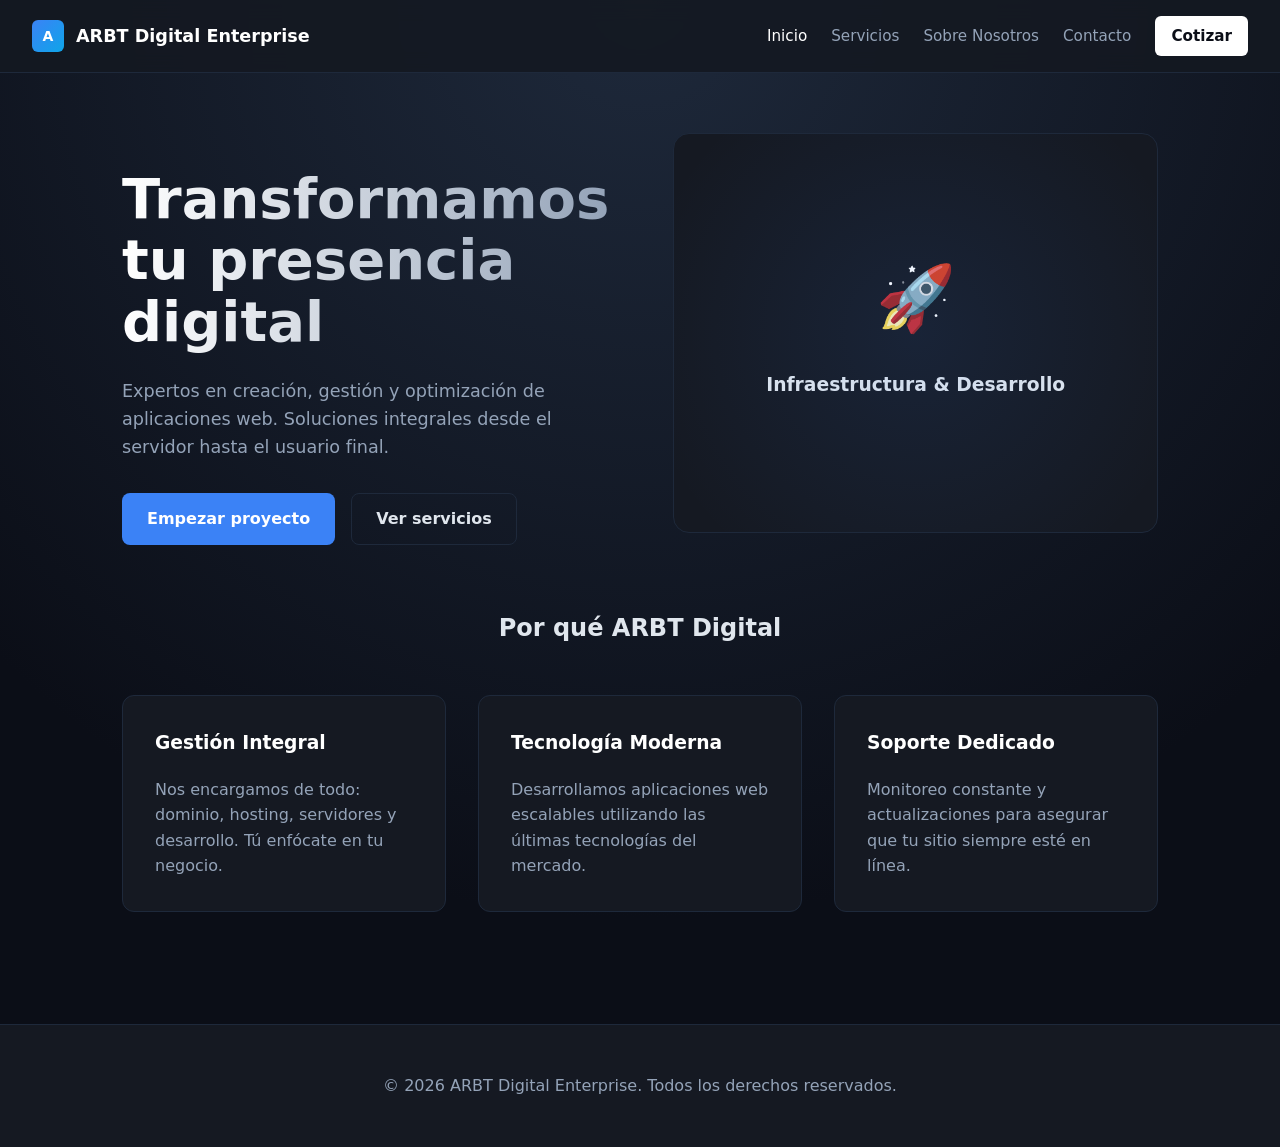
<file: index.html>
<!DOCTYPE html>
<html lang="es">
<head>
<meta charset="UTF-8">
<meta name="viewport" content="width=device-width, initial-scale=1.0">
<title>ARBT Digital Enterprise | Consultoría Web</title>
<link rel="stylesheet" href="css/main.css">
</head>
<body>
<header class="header">
<a href="index.html" class="logo">
<div class="logo-icon">A</div>
<span>ARBT Digital Enterprise</span>
</a>
<button class="menu-toggle" aria-label="Abrir menú">
<span></span>
<span></span>
<span></span>
</button>
<nav class="menu">
<a href="index.html">Inicio</a>
<a href="pages/servicios.html">Servicios</a>
<a href="pages/sobre.html">Sobre Nosotros</a>
<a href="pages/contacto.html">Contacto</a>
            <a href="pages/contacto.html" class="menu-cta">Cotizar</a>
</nav>
</header>

<main class="contenedor">
<section class="hero">
<div class="hero-content">
<h1>Transformamos tu presencia digital</h1>
<p>Expertos en creación, gestión y optimización de aplicaciones web. Soluciones integrales desde el servidor hasta el usuario final.</p>
<div class="botones">
<a href="pages/contacto.html" class="boton">Empezar proyecto</a>
<a href="pages/servicios.html" class="boton secundario">Ver servicios</a>
</div>
</div>
<div class="hero-visual">
<!-- Espacio para imagen o visualización 3D -->
<div style="text-align: center; padding: 20px;">
<div style="font-size: 64px; margin-bottom: 20px;">🚀</div>
<h3>Infraestructura & Desarrollo</h3>
</div>
</div>
</section>

<section class="features">
<h2 style="text-align: center; margin-bottom: 3rem;">Por qué ARBT Digital</h2>
<div class="card-grid">
<div class="card">
<h3>Gestión Integral</h3>
<p>Nos encargamos de todo: dominio, hosting, servidores y desarrollo. Tú enfócate en tu negocio.</p>
</div>
<div class="card">
<h3>Tecnología Moderna</h3>
<p>Desarrollamos aplicaciones web escalables utilizando las últimas tecnologías del mercado.</p>
</div>
<div class="card">
<h3>Soporte Dedicado</h3>
<p>Monitoreo constante y actualizaciones para asegurar que tu sitio siempre esté en línea.</p>
</div>
</div>
</section>
</main>

<footer class="footer">
<p>&copy; 2026 ARBT Digital Enterprise. Todos los derechos reservados.</p>
</footer>

<script src="js/main.js"></script>
</body>
</html>
</file>
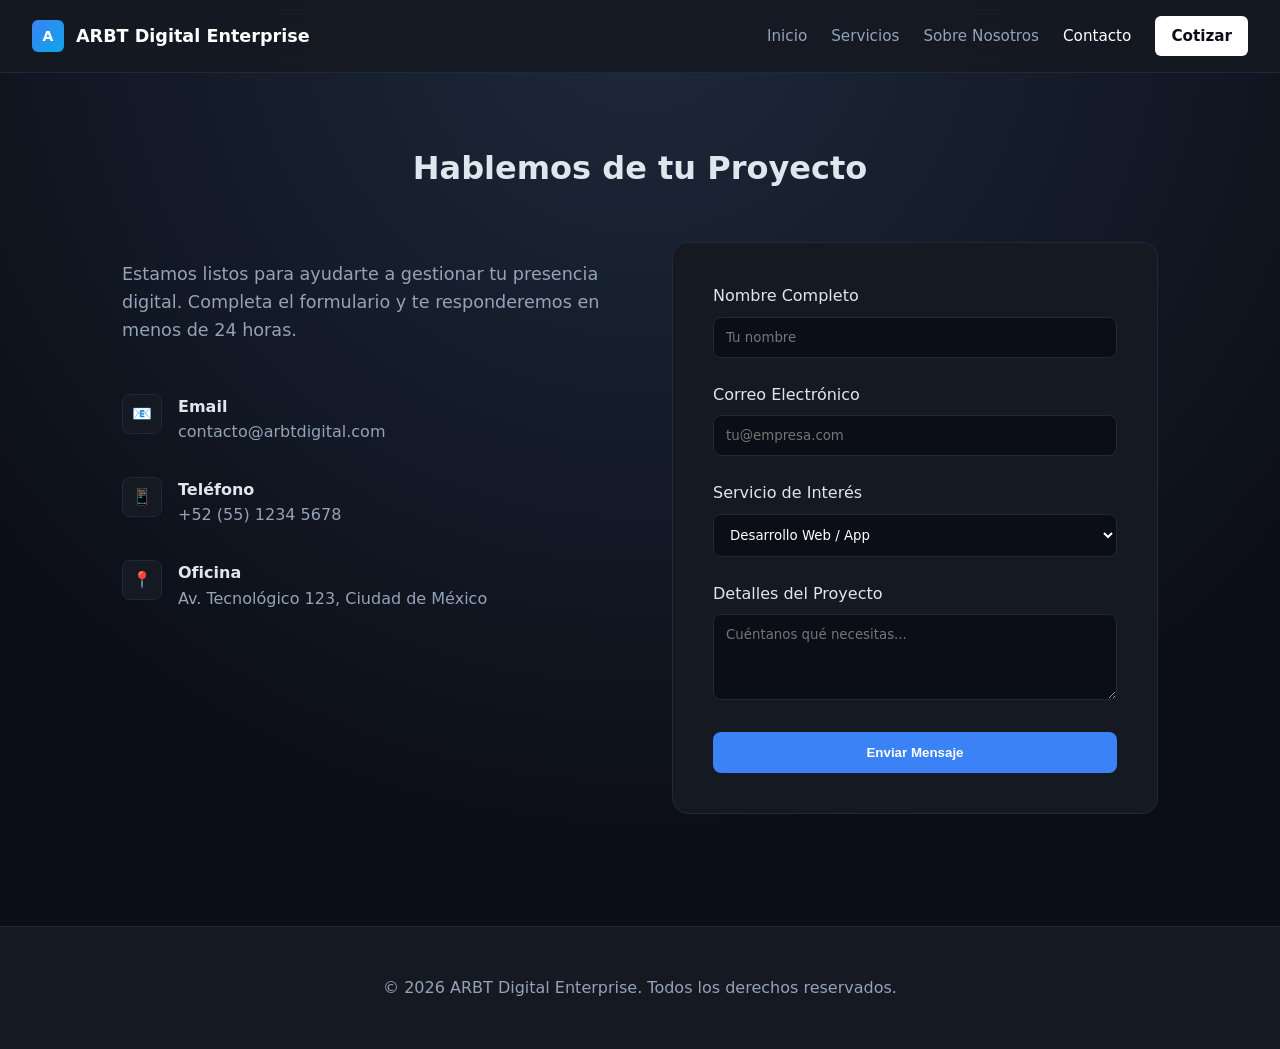
<file: pages/contacto.html>
<!DOCTYPE html>
<html lang="es">
<head>
<meta charset="UTF-8">
<meta name="viewport" content="width=device-width, initial-scale=1.0">
<title>Contacto | ARBT Digital Enterprise</title>
<link rel="stylesheet" href="../css/main.css">
<link rel="stylesheet" href="../css/contacto.css">
</head>
<body>
<header class="header">
<a href="../index.html" class="logo">
<div class="logo-icon">A</div>
<span>ARBT Digital Enterprise</span>
</a>
<button class="menu-toggle" aria-label="Abrir menú">
<span></span>
<span></span>
<span></span>
</button>
<nav class="menu">
<a href="../index.html">Inicio</a>
<a href="servicios.html">Servicios</a>
<a href="sobre.html">Sobre Nosotros</a>
<a href="contacto.html" class="activo">Contacto</a>
            <a href="contacto.html" class="menu-cta">Cotizar</a>
</nav>
</header>

<main class="contenedor">
<h1 style="text-align: center; margin-bottom: 3rem;">Hablemos de tu Proyecto</h1>

<div class="contacto-layout">
<div class="contacto-info">
<p style="font-size: 1.1rem; color: var(--muted);">Estamos listos para ayudarte a gestionar tu presencia digital. Completa el formulario y te responderemos en menos de 24 horas.</p>
<div class="info-item">
<div class="info-icon">📧</div>
<div>
<strong>Email</strong>
<div style="color: var(--muted)">contacto@arbtdigital.com</div>
</div>
</div>
<div class="info-item">
<div class="info-icon">📱</div>
<div>
<strong>Teléfono</strong>
<div style="color: var(--muted)">+52 (55) 1234 5678</div>
</div>
</div>
<div class="info-item">
<div class="info-icon">📍</div>
<div>
<strong>Oficina</strong>
<div style="color: var(--muted)">Av. Tecnológico 123, Ciudad de México</div>
</div>
</div>
</div>

<div class="form-container">
<form id="form-contacto">
<div class="campo">
<label for="nombre">Nombre Completo</label>
<input type="text" id="nombre" name="nombre" required placeholder="Tu nombre">
</div>
<div class="campo">
<label for="email">Correo Electrónico</label>
<input type="email" id="email" name="email" required placeholder="tu@empresa.com">
</div>
<div class="campo">
<label for="servicio">Servicio de Interés</label>
<select id="servicio" name="servicio">
<option value="desarrollo">Desarrollo Web / App</option>
<option value="hosting">Hosting y Dominios</option>
<option value="servidores">Gestión de Servidores</option>
<option value="modificacion">Modificación de Sitio Existente</option>
<option value="otro">Otro</option>
</select>
</div>
<div class="campo">
<label for="mensaje">Detalles del Proyecto</label>
<textarea id="mensaje" name="mensaje" rows="4" required placeholder="Cuéntanos qué necesitas..."></textarea>
</div>
<button type="submit" class="boton" style="width: 100%">Enviar Mensaje</button>
</form>
<div id="estado" class="estado"></div>
</div>
</div>
</main>

<footer class="footer">
<p>&copy; 2026 ARBT Digital Enterprise. Todos los derechos reservados.</p>
</footer>

<script src="../js/main.js"></script>
<script src="../js/peticiones.js"></script>
<script src="../js/contacto.js"></script>
</body>
</html>
</file>
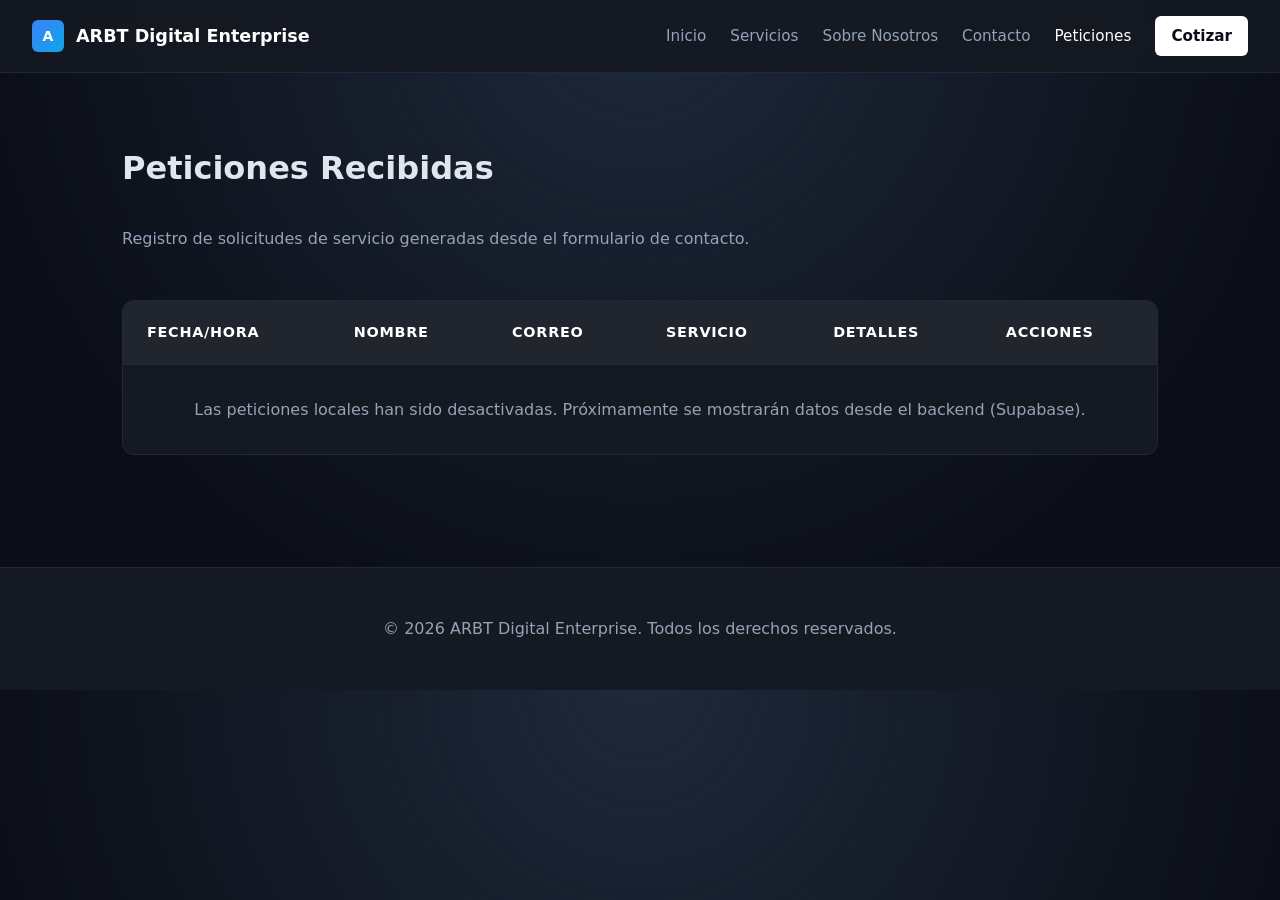
<file: pages/peticiones.html>
<!DOCTYPE html>
<html lang="es">
<head>
    <meta charset="UTF-8">
    <meta name="viewport" content="width=device-width, initial-scale=1.0">
    <title>Peticiones Recibidas | ARBT Digital Enterprise</title>
    <link rel="stylesheet" href="../css/main.css">
    <link rel="stylesheet" href="../css/peticiones.css">
</head>
<body>
    <header class="header">
        <a href="../index.html" class="logo">
            <div class="logo-icon">A</div>
            <span>ARBT Digital Enterprise</span>
        </a>
        <button class="menu-toggle" aria-label="Abrir menú">
            <span></span>
            <span></span>
            <span></span>
        </button>
        <nav class="menu">
            <a href="../index.html">Inicio</a>
            <a href="servicios.html">Servicios</a>
            <a href="sobre.html">Sobre Nosotros</a>
            <a href="contacto.html">Contacto</a>
            <a href="peticiones.html" class="activo">Peticiones</a>
            <a href="contacto.html" class="menu-cta">Cotizar</a>
        </nav>
    </header>

    <main class="contenedor">
        <h1 style="margin-bottom: 2rem;">Peticiones Recibidas</h1>
        <p style="color: var(--muted); margin-bottom: 3rem;">Registro de solicitudes de servicio generadas desde el formulario de contacto.</p>

        <div class="tabla-container">
            <table class="tabla-peticiones">
                <thead>
                    <tr>
                        <th>Fecha/Hora</th>
                        <th>Nombre</th>
                        <th>Correo</th>
                        <th>Servicio</th>
                        <th>Detalles</th>
                        <th>Acciones</th>
                    </tr>
                </thead>
                <tbody id="lista-peticiones">
                    <!-- Los datos se insertarán aquí con JS -->
                </tbody>
            </table>
            <div id="no-data" style="display: none; text-align: center; padding: 2rem; color: var(--muted);">
                No hay peticiones registradas aún.
            </div>
        </div>
    </main>

    <footer class="footer">
        <p>&copy; 2026 ARBT Digital Enterprise. Todos los derechos reservados.</p>
    </footer>

    <script src="../js/main.js"></script>
    <script src="../js/peticiones.js"></script>
    <script src="../js/ver-peticiones.js"></script>
</body>
</html>
</file>
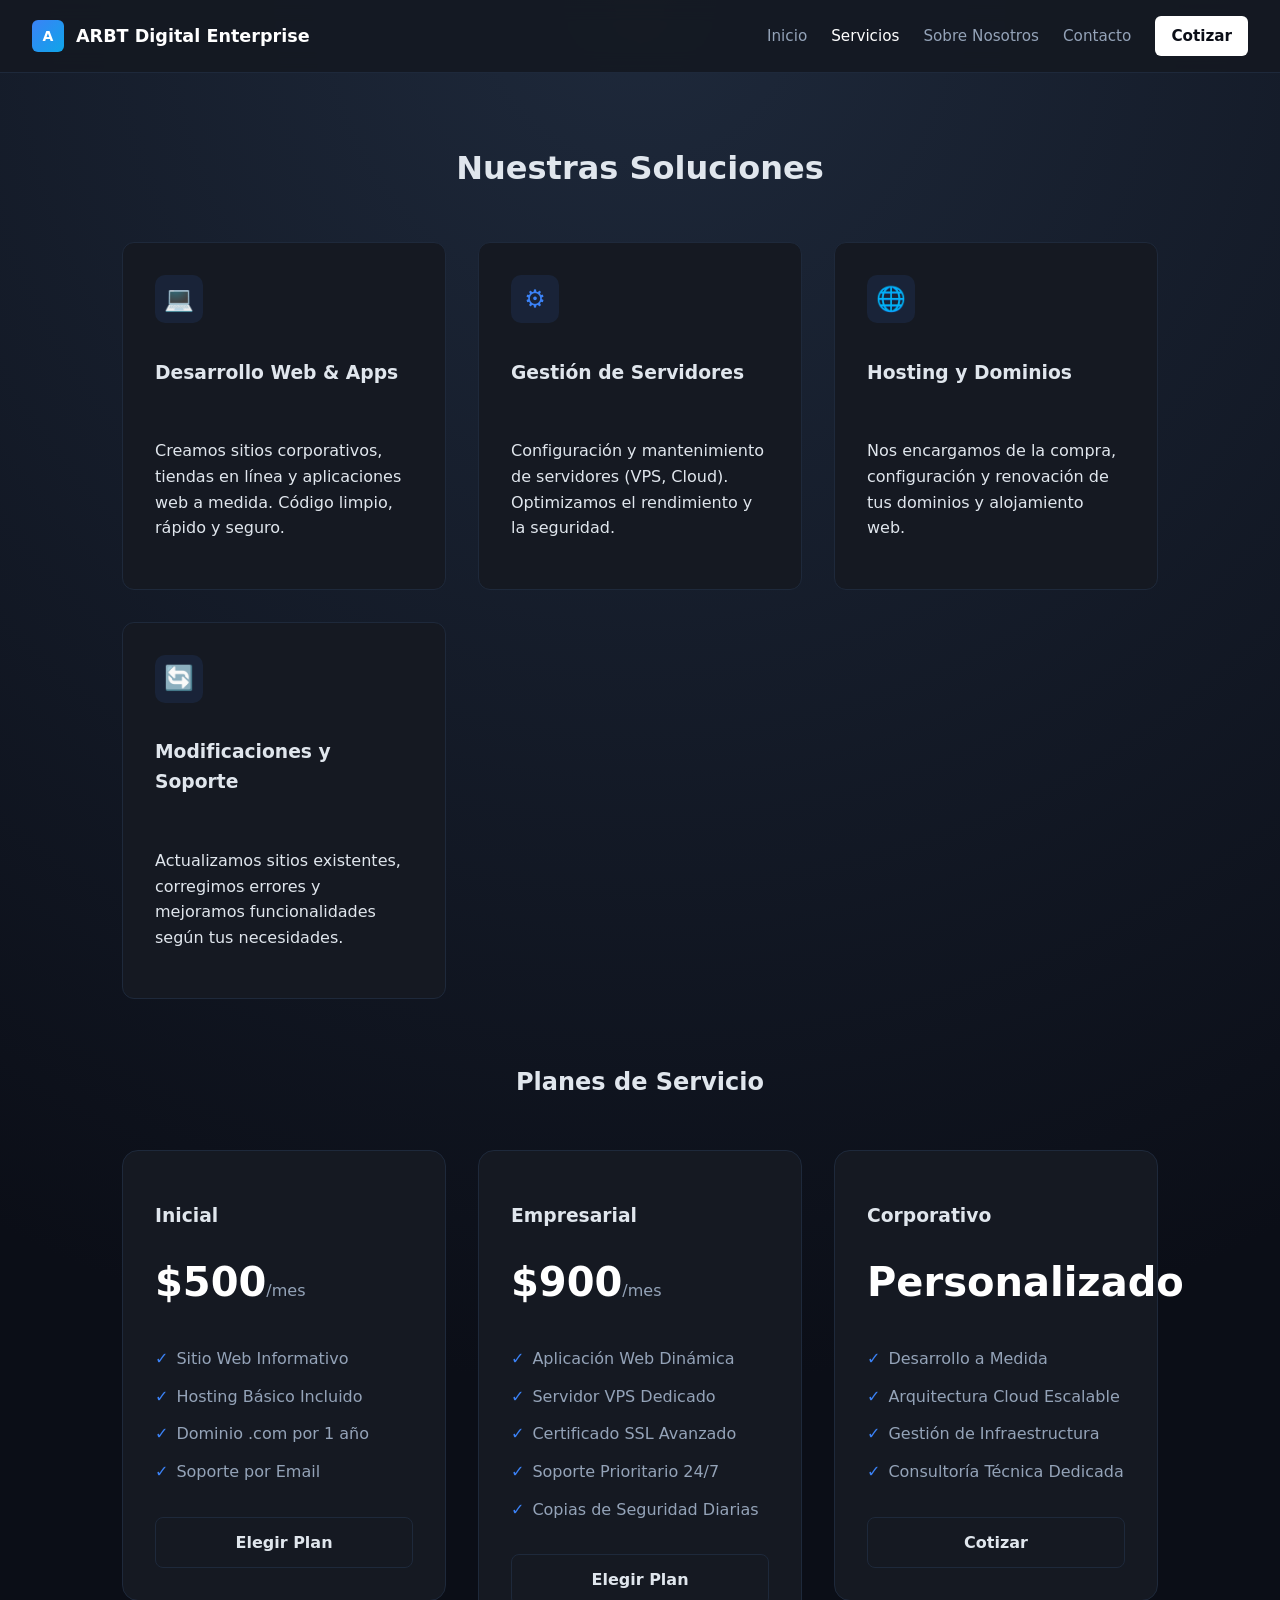
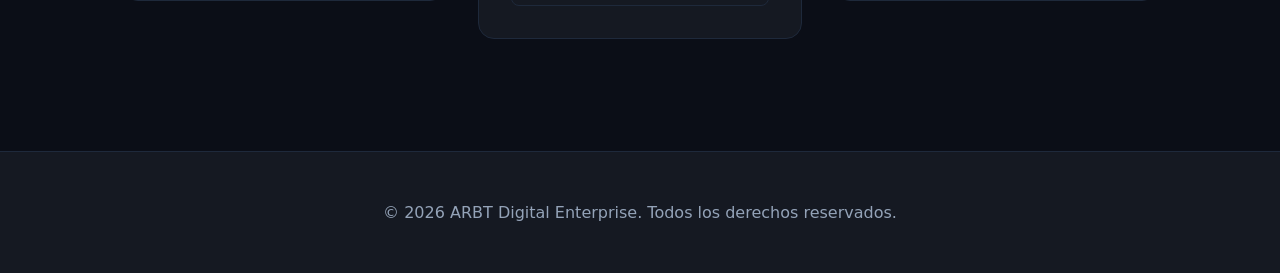
<file: pages/servicios.html>
<!DOCTYPE html>
<html lang="es">
<head>
<meta charset="UTF-8">
<meta name="viewport" content="width=device-width, initial-scale=1.0">
<title>Servicios | ARBT Digital Enterprise</title>
<link rel="stylesheet" href="../css/main.css">
<link rel="stylesheet" href="../css/servicios.css">
</head>
<body>
<header class="header">
<a href="../index.html" class="logo">
<div class="logo-icon">A</div>
<span>ARBT Digital Enterprise</span>
</a>
<button class="menu-toggle" aria-label="Abrir menú">
<span></span>
<span></span>
<span></span>
</button>
<nav class="menu">
<a href="../index.html">Inicio</a>
<a href="servicios.html" class="activo">Servicios</a>
<a href="sobre.html">Sobre Nosotros</a>
<a href="contacto.html">Contacto</a>
            <a href="contacto.html" class="menu-cta">Cotizar</a>
</nav>
</header>

<main class="contenedor">
<h1 style="text-align: center; margin-bottom: 3rem;">Nuestras Soluciones</h1>

<div class="servicios-list">
<div class="servicio-item">
<div class="servicio-icon">💻</div>
<h3>Desarrollo Web & Apps</h3>
<p>Creamos sitios corporativos, tiendas en línea y aplicaciones web a medida. Código limpio, rápido y seguro.</p>
</div>
<div class="servicio-item">
<div class="servicio-icon">⚙️</div>
<h3>Gestión de Servidores</h3>
<p>Configuración y mantenimiento de servidores (VPS, Cloud). Optimizamos el rendimiento y la seguridad.</p>
</div>
<div class="servicio-item">
<div class="servicio-icon">🌐</div>
<h3>Hosting y Dominios</h3>
<p>Nos encargamos de la compra, configuración y renovación de tus dominios y alojamiento web.</p>
</div>
<div class="servicio-item">
<div class="servicio-icon">🔄</div>
<h3>Modificaciones y Soporte</h3>
<p>Actualizamos sitios existentes, corregimos errores y mejoramos funcionalidades según tus necesidades.</p>
</div>
</div>

<h2 style="text-align: center; margin-bottom: 3rem;">Planes de Servicio</h2>
<div class="planes-grid">
<div class="plan">
<h3>Inicial</h3>
<div class="precio">$500<span>/mes</span></div>
<ul>
<li>Sitio Web Informativo</li>
<li>Hosting Básico Incluido</li>
<li>Dominio .com por 1 año</li>
<li>Soporte por Email</li>
</ul>
<a href="contacto.html" class="boton secundario" style="width: 100%">Elegir Plan</a>
</div>
<div class="plan destacado">
<h3>Empresarial</h3>
<div class="precio">$900<span>/mes</span></div>
<ul>
<li>Aplicación Web Dinámica</li>
<li>Servidor VPS Dedicado</li>
<li>Certificado SSL Avanzado</li>
<li>Soporte Prioritario 24/7</li>
<li>Copias de Seguridad Diarias</li>
</ul>
<a href="contacto.html" class="boton secundario" style="width: 100%">Elegir Plan</a>
</div>
<div class="plan">
<h3>Corporativo</h3>
<div class="precio">Personalizado</div>
<ul>
<li>Desarrollo a Medida</li>
<li>Arquitectura Cloud Escalable</li>
<li>Gestión de Infraestructura</li>
<li>Consultoría Técnica Dedicada</li>
</ul>
<a href="contacto.html" class="boton secundario" style="width: 100%">Cotizar</a>
</div>
</div>
</main>

<footer class="footer">
<p>&copy; 2026 ARBT Digital Enterprise. Todos los derechos reservados.</p>
</footer>

<script src="../js/main.js"></script>
<script src="../js/servicios.js"></script>
</body>
</html>
</file>
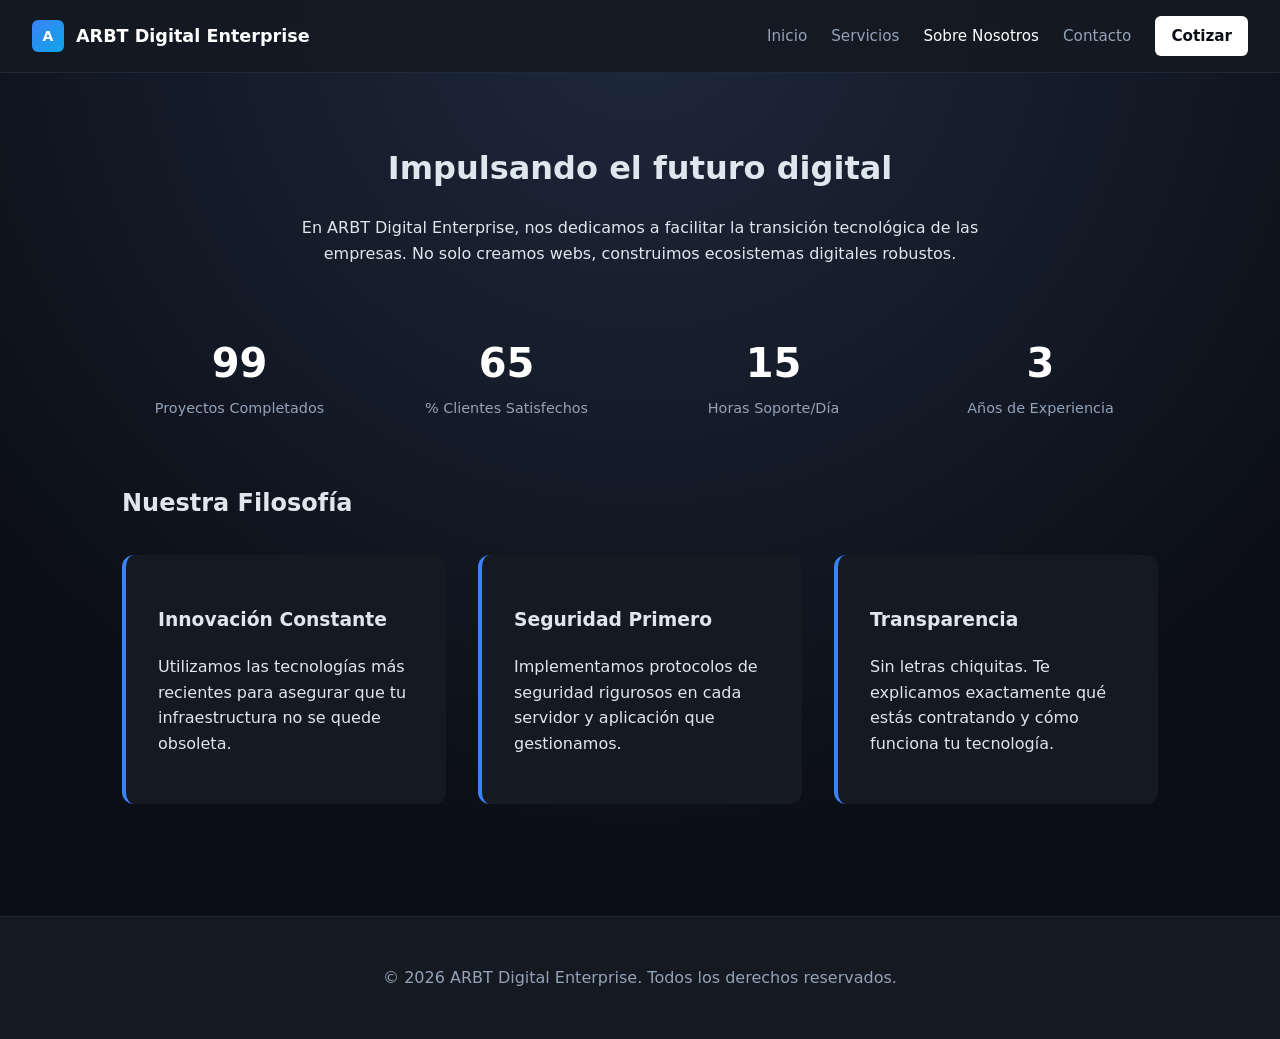
<file: pages/sobre.html>
<!DOCTYPE html>
<html lang="es">
<head>
<meta charset="UTF-8">
<meta name="viewport" content="width=device-width, initial-scale=1.0">
<title>Sobre Nosotros | ARBT Digital Enterprise</title>
<link rel="stylesheet" href="../css/main.css">
<link rel="stylesheet" href="../css/sobre.css">
</head>
<body>
<header class="header">
<a href="../index.html" class="logo">
<div class="logo-icon">A</div>
<span>ARBT Digital Enterprise</span>
</a>
<button class="menu-toggle" aria-label="Abrir menú">
<span></span>
<span></span>
<span></span>
</button>
<nav class="menu">
<a href="../index.html">Inicio</a>
<a href="servicios.html">Servicios</a>
<a href="sobre.html" class="activo">Sobre Nosotros</a>
<a href="contacto.html">Contacto</a>
            <a href="contacto.html" class="menu-cta">Cotizar</a>
</nav>
</header>

<main class="contenedor">
<div class="sobre-hero">
<h1>Impulsando el futuro digital</h1>
<p>En ARBT Digital Enterprise, nos dedicamos a facilitar la transición tecnológica de las empresas. No solo creamos webs, construimos ecosistemas digitales robustos.</p>
</div>

<div class="stats-grid">
<div class="stat">
<span class="stat-num" data-target="150">0</span>
<span class="stat-label">Proyectos Completados</span>
</div>
<div class="stat">
<span class="stat-num" data-target="98">0</span>
<span class="stat-label">% Clientes Satisfechos</span>
</div>
<div class="stat">
<span class="stat-num" data-target="24">0</span>
<span class="stat-label">Horas Soporte/Día</span>
</div>
<div class="stat">
<span class="stat-num" data-target="5">0</span>
<span class="stat-label">Años de Experiencia</span>
</div>
</div>

<h2 style="margin-bottom: 2rem;">Nuestra Filosofía</h2>
<div class="valores-grid">
<div class="valor-card">
<h3>Innovación Constante</h3>
<p>Utilizamos las tecnologías más recientes para asegurar que tu infraestructura no se quede obsoleta.</p>
</div>
<div class="valor-card">
<h3>Seguridad Primero</h3>
<p>Implementamos protocolos de seguridad rigurosos en cada servidor y aplicación que gestionamos.</p>
</div>
<div class="valor-card">
<h3>Transparencia</h3>
<p>Sin letras chiquitas. Te explicamos exactamente qué estás contratando y cómo funciona tu tecnología.</p>
</div>
</div>
</main>

<footer class="footer">
<p>&copy; 2026 ARBT Digital Enterprise. Todos los derechos reservados.</p>
</footer>

<script src="../js/main.js"></script>
<script src="../js/sobre.js"></script>
</body>
</html>
</file>
<file: css/main.css>
:root {
    --bg: #0b0e17;
    --surface: #151922;
    --text: #e0e6ed;
    --muted: #94a3b8;
    --primary: #3b82f6;
    --primary-dark: #2563eb;
    --accent: #0ea5e9;
    --border: #1e293b;
}

* { box-sizing: border-box; }

body {
    margin: 0;
    font-family: 'Inter', system-ui, sans-serif;
    background: var(--bg);
    color: var(--text);
    line-height: 1.6;
    background-image: radial-gradient(circle at 50% 0%, #1e293b 0%, transparent 70%);
}

.header {
    position: sticky;
    top: 0;
    z-index: 50;
    background: rgba(21, 25, 34, 0.9);
    backdrop-filter: blur(10px);
    border-bottom: 1px solid var(--border);
    padding: 1rem 2rem;
    display: flex;
    justify-content: space-between;
    align-items: center;
}

.logo {
    display: flex;
    align-items: center;
    gap: 0.75rem;
    font-weight: 700;
    font-size: 1.1rem;
    color: white;
    text-decoration: none;
    z-index: 51; /* Asegurar que el logo quede sobre el menú móvil */
}

.logo-icon {
    width: 32px;
    height: 32px;
    background: linear-gradient(135deg, var(--primary), var(--accent));
    border-radius: 6px;
    display: grid;
    place-items: center;
    color: white;
    font-size: 14px;
}

.menu {
    display: flex;
    gap: 1.5rem;
    align-items: center;
}

.menu a {
    color: var(--muted);
    text-decoration: none;
    font-size: 0.95rem;
    transition: color 0.2s;
}

.menu a:hover, .menu a.activo { color: white; }

.menu-cta {
    background: white;
    color: var(--bg) !important;
    padding: 0.5rem 1rem;
    border-radius: 6px;
    font-weight: 600;
}

/* Botón Hamburguesa (Oculto en escritorio) */
.menu-toggle {
    display: none;
    background: none;
    border: none;
    cursor: pointer;
    padding: 0;
    z-index: 51;
}

.menu-toggle span {
    display: block;
    width: 25px;
    height: 2px;
    background-color: white;
    margin: 5px 0;
    transition: all 0.3s;
}

/* Transformación a X */
.menu-toggle.open span:nth-child(1) { transform: rotate(45deg) translate(5px, 5px); }
.menu-toggle.open span:nth-child(2) { opacity: 0; }
.menu-toggle.open span:nth-child(3) { transform: rotate(-45deg) translate(5px, -5px); }


.contenedor {
    max-width: 1100px;
    margin: 0 auto;
    padding: 3rem 2rem;
}

.hero {
    display: grid;
    grid-template-columns: 1fr 1fr;
    gap: 4rem;
    align-items: center;
    margin-bottom: 4rem;
}

.hero h1 {
    font-size: 3.5rem;
    line-height: 1.1;
    margin-bottom: 1.5rem;
    background: linear-gradient(to right, white, var(--muted));
    -webkit-background-clip: text;
    background-clip: text;
    -webkit-text-fill-color: transparent;
}

.hero p {
    font-size: 1.1rem;
    color: var(--muted);
    margin-bottom: 2rem;
    max-width: 500px;
}

.botones { display: flex; gap: 1rem; }

.boton {
    display: inline-flex;
    align-items: center;
    justify-content: center;
    padding: 0.75rem 1.5rem;
    background: var(--primary);
    color: white;
    text-decoration: none;
    border-radius: 8px;
    font-weight: 600;
    transition: all 0.2s;
    border: 1px solid transparent;
}

.boton:hover { background: var(--primary-dark); transform: translateY(-2px); }

.boton.secundario {
    background: transparent;
    border-color: var(--border);
    color: var(--text);
}

.boton.secundario:hover { border-color: var(--muted); }

.hero-visual {
    position: relative;
    height: 400px;
    background: var(--surface);
    border-radius: 16px;
    border: 1px solid var(--border);
    overflow: hidden;
    display: grid;
    place-items: center;
}

.hero-visual::before {
    content: '';
    position: absolute;
    width: 150%;
    height: 150%;
    background: radial-gradient(circle, var(--primary) 0%, transparent 60%);
    opacity: 0.1;
    animation: spin 20s linear infinite;
}

@keyframes spin { from { transform: rotate(0deg); } to { transform: rotate(360deg); } }

.card-grid {
    display: grid;
    grid-template-columns: repeat(auto-fit, minmax(300px, 1fr));
    gap: 2rem;
}

.card {
    background: var(--surface);
    border: 1px solid var(--border);
    padding: 2rem;
    border-radius: 12px;
    transition: transform 0.2s, border-color 0.2s;
}

.card:hover { transform: translateY(-4px); border-color: var(--primary); }
.card h3 { margin-top: 0; color: white; }
.card p { color: var(--muted); margin-bottom: 0; }

.footer {
    border-top: 1px solid var(--border);
    padding: 2rem;
    text-align: center;
    color: var(--muted);
    margin-top: 4rem;
    background: var(--surface);
}

/* RESPONSIVE */
@media (max-width: 768px) {
    .menu-toggle {
        display: block; /* Mostrar botón hamburguesa */
    }

    .menu {
        position: fixed;
        top: 0;
        right: -100%; /* Oculto por defecto */
        width: 70%;
        height: 100vh;
        background: var(--surface);
        flex-direction: column;
        justify-content: center;
        padding: 2rem;
        box-shadow: -5px 0 15px rgba(0,0,0,0.5);
        transition: right 0.3s ease-in-out;
        z-index: 50;
    }

    .menu.active {
        right: 0; /* Mostrar menú */
    }

    .menu a {
        font-size: 1.2rem;
        margin: 1rem 0;
    }

    .hero {
        grid-template-columns: 1fr;
        text-align: center;
        gap: 2rem;
    }

    .hero h1 { font-size: 2.5rem; }
    .botones { justify-content: center; }
    .hero-visual { height: 300px; }
}
</file>
<file: css/contacto.css>
.contacto-layout {
display: grid;
grid-template-columns: 1fr 1fr;
gap: 4rem;
align-items: start;
}
.contacto-info {
display: grid;
gap: 2rem;
}
.info-item {
display: flex;
gap: 1rem;
align-items: flex-start;
}
.info-icon {
width: 40px;
height: 40px;
background: var(--surface);
border: 1px solid var(--border);
border-radius: 8px;
display: grid;
place-items: center;
color: var(--primary);
flex-shrink: 0;
}
.form-container {
background: var(--surface);
padding: 2.5rem;
border-radius: 16px;
border: 1px solid var(--border);
}
.campo {
margin-bottom: 1.5rem;
}
.campo label {
display: block;
margin-bottom: 0.5rem;
color: var(--text);
font-weight: 500;
}
.campo input, .campo select, .campo textarea {
width: 100%;
background: var(--bg);
border: 1px solid var(--border);
color: white;
padding: 0.75rem;
border-radius: 8px;
font-family: inherit;
transition: border-color 0.2s;
}
.campo input:focus, .campo select:focus, .campo textarea:focus {
outline: none;
border-color: var(--primary);
}
.estado {
margin-top: 1rem;
padding: 1rem;
border-radius: 8px;
display: none;
}
.estado.exito { display: block; background: rgba(16, 185, 129, 0.1); color: #10b981; }
.estado.error { display: block; background: rgba(239, 68, 68, 0.1); color: #ef4444; }
@media (max-width: 768px) {
.contacto-layout { grid-template-columns: 1fr; gap: 2rem; }
}
</file>
<file: css/peticiones.css>
.tabla-container {
    overflow-x: auto;
    background: var(--surface);
    border: 1px solid var(--border);
    border-radius: 12px;
}

.tabla-peticiones {
    width: 100%;
    border-collapse: collapse;
    min-width: 800px;
}

.tabla-peticiones th,
.tabla-peticiones td {
    padding: 1.25rem 1.5rem;
    text-align: left;
    border-bottom: 1px solid var(--border);
}

.tabla-peticiones th {
    background: rgba(255, 255, 255, 0.05);
    color: white;
    font-weight: 600;
    font-size: 0.9rem;
    text-transform: uppercase;
    letter-spacing: 0.05em;
}

.tabla-peticiones tr:last-child td {
    border-bottom: none;
}

.tabla-peticiones tr:hover {
    background: rgba(255, 255, 255, 0.02);
}

.tabla-peticiones td {
    color: var(--muted);
    font-size: 0.95rem;
}

.tabla-peticiones td:nth-child(2) { /* Nombre */
    color: white;
    font-weight: 500;
}

.badge-servicio {
    display: inline-block;
    padding: 4px 10px;
    border-radius: 20px;
    font-size: 0.8rem;
    background: rgba(59, 130, 246, 0.1);
    color: var(--primary);
    border: 1px solid rgba(59, 130, 246, 0.2);
}

.btn-borrar {
    background: rgba(239, 68, 68, 0.1);
    color: #ef4444;
    border: 1px solid rgba(239, 68, 68, 0.2);
    width: 32px;
    height: 32px;
    border-radius: 6px;
    cursor: pointer;
    font-size: 1.2rem;
    line-height: 1;
    display: flex;
    align-items: center;
    justify-content: center;
    transition: all 0.2s ease;
}

.btn-borrar:hover {
    background: #ef4444;
    color: white;
    transform: scale(1.05);
}

.menu-cta.btn-logout {
    background: #ef4444;
    color: white !important;
}

.menu-cta.btn-logout:hover {
    background: #dc2626;
}
</file>
<file: css/servicios.css>
.servicios-list {
display: grid;
grid-template-columns: repeat(auto-fit, minmax(280px, 1fr));
gap: 2rem;
margin-bottom: 4rem;
}
.servicio-item {
background: var(--surface);
border: 1px solid var(--border);
border-radius: 12px;
padding: 2rem;
display: flex;
flex-direction: column;
gap: 1rem;
}
.servicio-icon {
width: 48px;
height: 48px;
background: rgba(59, 130, 246, 0.1);
color: var(--primary);
border-radius: 10px;
display: grid;
place-items: center;
font-size: 24px;
font-weight: bold;
}
.planes-grid {
display: grid;
grid-template-columns: repeat(auto-fit, minmax(300px, 1fr));
gap: 2rem;
align-items: start;
}
.plan {
background: var(--surface);
border: 1px solid var(--border);
border-radius: 16px;
padding: 2rem;
position: relative;
transition: border-color 0.2s, transform 0.2s, box-shadow 0.2s;
}
.plan:hover {
border-color: var(--primary);
}

.plan.destacado:hover {
box-shadow: 0 0 30px rgba(59, 130, 246, 0.1);
}
.plan.destacado::before {
content: 'Recomendado';
position: absolute;
top: -12px;
left: 50%;
transform: translateX(-50%) translateY(10px);
background: var(--primary);
color: white;
padding: 4px 12px;
border-radius: 20px;
font-size: 0.8rem;
font-weight: 600;
opacity: 0;
transition: opacity 0.3s ease, transform 0.3s ease;
pointer-events: none;
}
.plan.destacado:hover::before {
opacity: 1;
transform: translateX(-50%) translateY(0);
}
.plan ul {
list-style: none;
padding: 0;
margin: 2rem 0;
}
.plan li {
margin-bottom: 0.75rem;
color: var(--muted);
display: flex;
align-items: center;
gap: 0.5rem;
}
.plan li::before {
content: '✓';
color: var(--primary);
}
.precio {
font-size: 2.5rem;
font-weight: 700;
color: white;
margin: 1rem 0;
}
.precio span {
font-size: 1rem;
color: var(--muted);
font-weight: 400;
}
.plan .boton.secundario:hover {
background: var(--primary);
border-color: var(--primary);
color: white;
}
</file>
<file: css/sobre.css>
.sobre-hero {
    text-align: center;
    max-width: 700px;
    margin: 0 auto 4rem auto;
}

.stats-grid {
    display: grid;
    grid-template-columns: repeat(4, 1fr);
    gap: 2rem;
    margin-bottom: 4rem;
    text-align: center;
}

.stat-num {
    font-size: 2.5rem;
    font-weight: 700;
    color: white;
    display: block;
}

.stat-label {
    color: var(--muted);
    font-size: 0.9rem;
}

.valores-grid {
    display: grid;
    grid-template-columns: repeat(auto-fit, minmax(250px, 1fr));
    gap: 2rem;
}

.valor-card {
    background: var(--surface);
    padding: 2rem;
    border-radius: 12px;
    border-left: 4px solid var(--primary);
}

@media (max-width: 768px) {
    .stats-grid { grid-template-columns: 1fr 1fr; }
}

@media (max-width: 480px) {
    .stats-grid { grid-template-columns: 1fr; }
}
</file>
